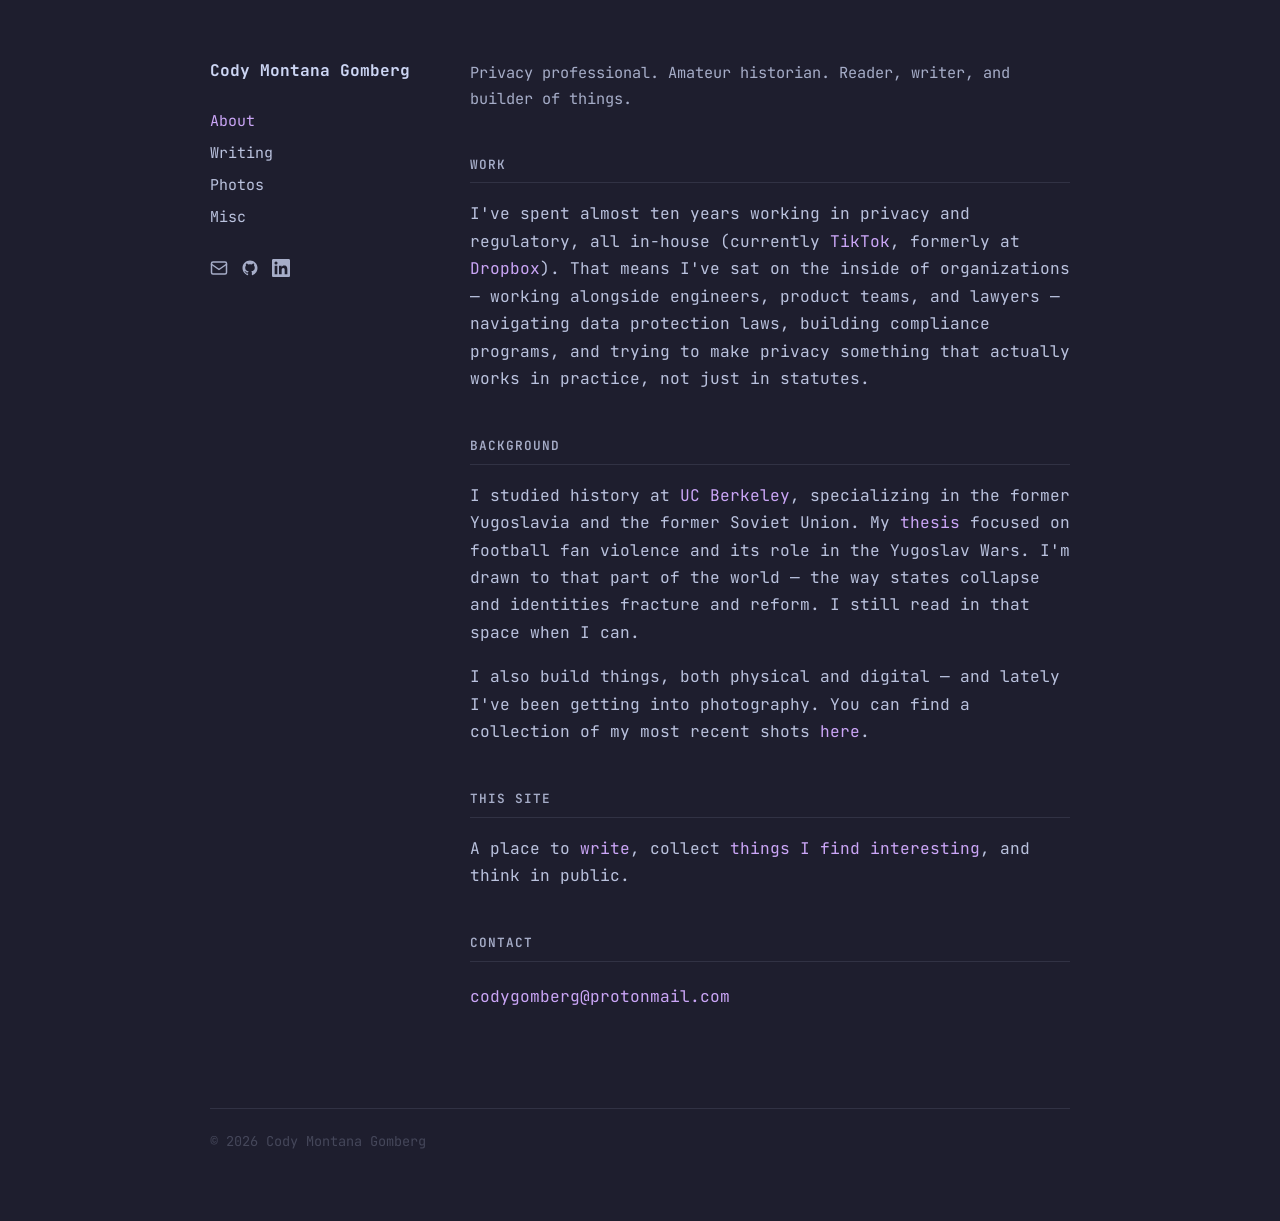
<file: index.html>
<!DOCTYPE html>
<html lang="en">
<head>
  <meta charset="UTF-8">
  <meta name="viewport" content="width=device-width, initial-scale=1.0">
  <title>Cody Montana Gomberg</title>
  <link rel="stylesheet" href="style.css">
</head>
<body>
  <div class="container">
    <aside class="sidebar">
      <div class="site-name"><a href="/">Cody Montana Gomberg</a></div>
      <nav>
        <a href="/" class="active">About</a>
        <a href="writing.html">Writing</a>
        <a href="photos.html">Photos</a>
        <a href="misc.html">Misc</a>
      </nav>
      <div class="social">
        <a href="mailto:codygomberg@protonmail.com" title="Email">
          <svg xmlns="http://www.w3.org/2000/svg" viewBox="0 0 24 24" width="18" height="18" fill="none" stroke="currentColor" stroke-width="2" stroke-linecap="round" stroke-linejoin="round"><rect x="2" y="4" width="20" height="16" rx="2"/><path d="m2 7 10 7 10-7"/></svg>
        </a>
        <a href="https://github.com/codygomberg" target="_blank" rel="noopener" title="GitHub">
          <svg xmlns="http://www.w3.org/2000/svg" viewBox="0 0 24 24" width="18" height="18" fill="currentColor"><path d="M12 2C6.477 2 2 6.484 2 12.017c0 4.425 2.865 8.18 6.839 9.504.5.092.682-.217.682-.483 0-.237-.008-.868-.013-1.703-2.782.605-3.369-1.343-3.369-1.343-.454-1.158-1.11-1.466-1.11-1.466-.908-.62.069-.608.069-.608 1.003.07 1.531 1.032 1.531 1.032.892 1.53 2.341 1.088 2.91.832.092-.647.35-1.088.636-1.338-2.22-.253-4.555-1.113-4.555-4.951 0-1.093.39-1.988 1.029-2.688-.103-.253-.446-1.272.098-2.65 0 0 .84-.27 2.75 1.026A9.564 9.564 0 0 1 12 6.844a9.59 9.59 0 0 1 2.504.337c1.909-1.296 2.747-1.027 2.747-1.027.546 1.379.202 2.398.1 2.651.64.7 1.028 1.595 1.028 2.688 0 3.848-2.339 4.695-4.566 4.943.359.309.678.92.678 1.855 0 1.338-.012 2.419-.012 2.747 0 .268.18.58.688.482A10.02 10.02 0 0 0 22 12.017C22 6.484 17.522 2 12 2z"/></svg>
        </a>
        <a href="https://www.linkedin.com/in/codygomberg/" target="_blank" rel="noopener" title="LinkedIn">
          <svg xmlns="http://www.w3.org/2000/svg" viewBox="0 0 24 24" width="18" height="18" fill="currentColor"><path d="M20.447 20.452h-3.554v-5.569c0-1.328-.027-3.037-1.852-3.037-1.853 0-2.136 1.445-2.136 2.939v5.667H9.351V9h3.414v1.561h.046c.477-.9 1.637-1.85 3.37-1.85 3.601 0 4.267 2.37 4.267 5.455v6.286zM5.337 7.433a2.062 2.062 0 0 1-2.063-2.065 2.064 2.064 0 1 1 2.063 2.065zm1.782 13.019H3.555V9h3.564v11.452zM22.225 0H1.771C.792 0 0 .774 0 1.729v20.542C0 23.227.792 24 1.771 24h20.451C23.2 24 24 23.227 24 22.271V1.729C24 .774 23.2 0 22.222 0h.003z"/></svg>
        </a>
      </div>
    </aside>

    <main>
      <div class="intro">
        <div class="tagline">Privacy professional. Amateur historian. Reader, writer, and builder of things.</div>
      </div>

      <div class="section">
        <h2>Work</h2>
        <p>
          I've spent almost ten years working in privacy and regulatory, all in-house (currently
          <a href="https://tiktok.com" target="_blank" rel="noopener">TikTok</a>, formerly at
          <a href="https://dropbox.com" target="_blank" rel="noopener">Dropbox</a>). That means I've
          sat on the inside of organizations — working alongside engineers, product teams, and lawyers —
          navigating data protection laws, building compliance programs, and trying to make privacy
          something that actually works in practice, not just in statutes.
        </p>
      </div>

      <div class="section">
        <h2>Background</h2>
        <p>
          I studied history at <a href="https://history.berkeley.edu/home" target="_blank" rel="noopener">UC Berkeley</a>,
          specializing in the former Yugoslavia and the former Soviet Union. My <a href="https://www.dropbox.com/scl/fi/u5jzst4j2j9zbs151ex8z/Cody_Gomberg_Final_Thesis.pdf?rlkey=hsz2q4lbrcjxsws92eyki8jn6&st=lco8twzc&dl=0" target="_blank" rel="noopener">thesis</a>
          focused on football fan violence and its role in the Yugoslav Wars. I'm drawn to that part of
          the world — the way states collapse and identities fracture and reform. I still read in that space when I can.
        </p>
        <p>
          I also build things, both physical and digital — and lately I've been getting into photography. You can find a collection of my most recent shots <a href="photos.html">here</a>.
        </p>
      </div>

      <div class="section">
        <h2>This Site</h2>
        <p>
          A place to <a href="writing.html">write</a>, collect <a href="misc.html">things I find interesting</a>, and think in public.
        </p>
      </div>

      <div class="section">
        <h2>Contact</h2>
        <ul class="plain">
          <li><a href="mailto:codygomberg@protonmail.com">codygomberg@protonmail.com</a></li>
        </ul>
      </div>
    </main>
    <footer class="footer">© 2026 Cody Montana Gomberg</footer>
  </div>
</body>
</html>
</file>
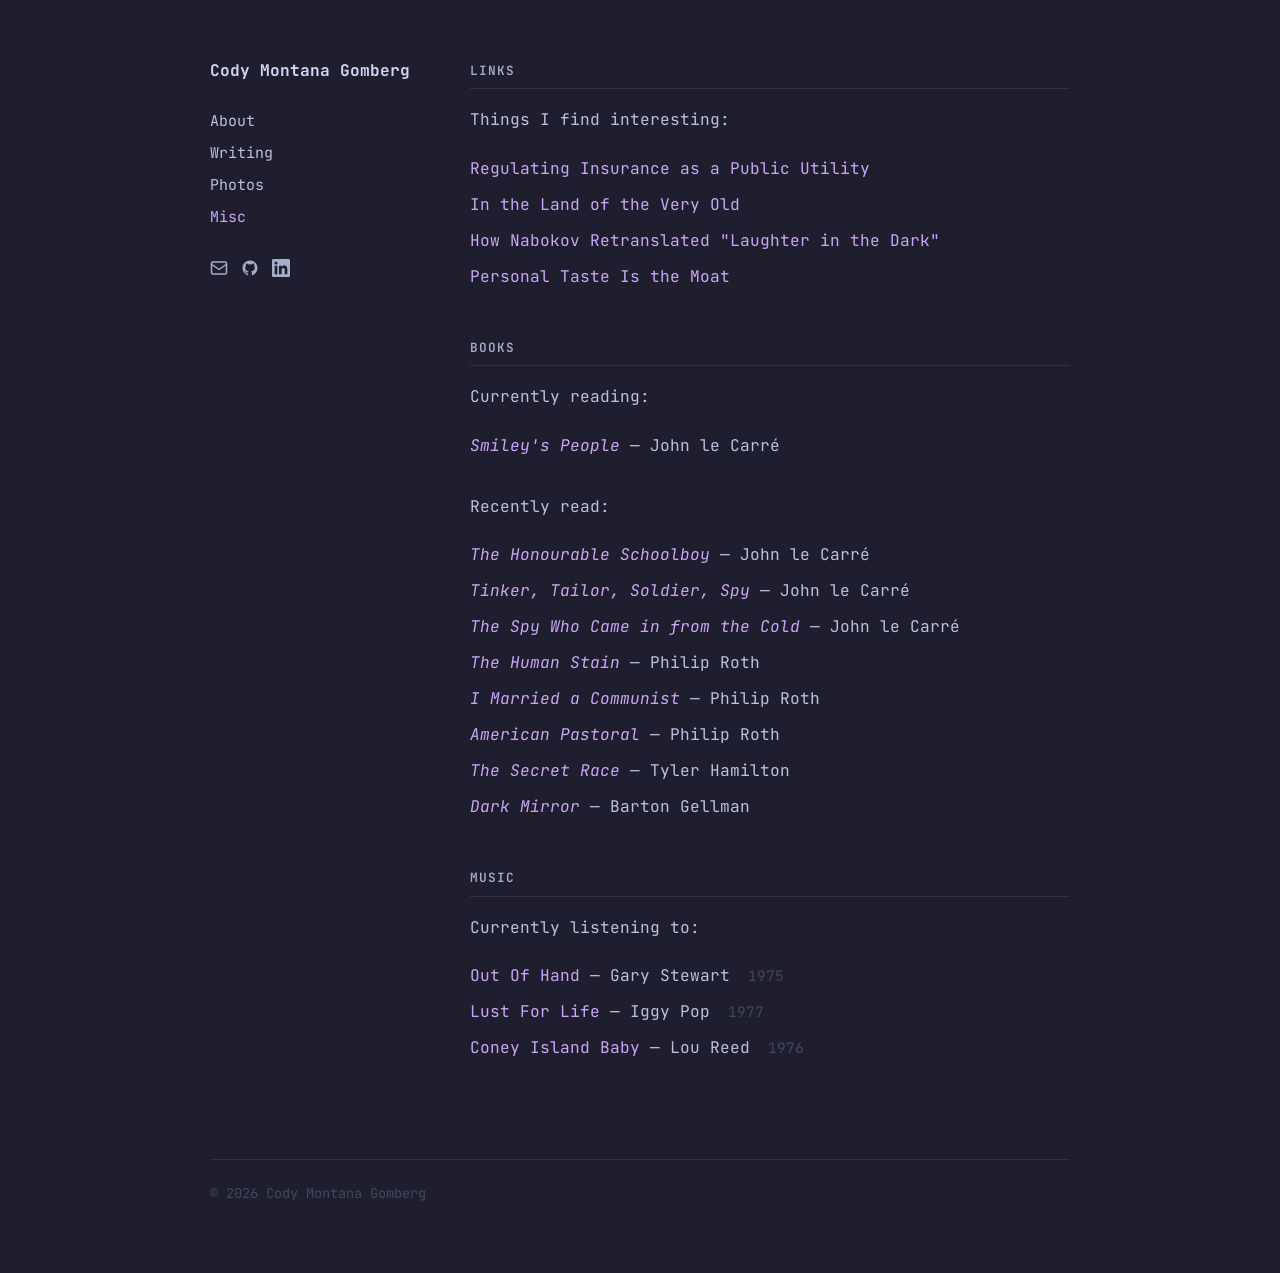
<file: misc.html>
<!DOCTYPE html>
<html lang="en">
<head>
  <meta charset="UTF-8">
  <meta name="viewport" content="width=device-width, initial-scale=1.0">
  <title>Misc — Cody Montana Gomberg</title>
  <link rel="stylesheet" href="style.css">
</head>
<body>
  <div class="container">
    <aside class="sidebar">
      <div class="site-name"><a href="/">Cody Montana Gomberg</a></div>
      <nav>
        <a href="/">About</a>
        <a href="writing.html">Writing</a>
        <a href="photos.html">Photos</a>
        <a href="misc.html" class="active">Misc</a>
      </nav>
      <div class="social">
        <a href="mailto:codygomberg@protonmail.com" title="Email">
          <svg xmlns="http://www.w3.org/2000/svg" viewBox="0 0 24 24" width="18" height="18" fill="none" stroke="currentColor" stroke-width="2" stroke-linecap="round" stroke-linejoin="round"><rect x="2" y="4" width="20" height="16" rx="2"/><path d="m2 7 10 7 10-7"/></svg>
        </a>
        <a href="https://github.com/codygomberg" target="_blank" rel="noopener" title="GitHub">
          <svg xmlns="http://www.w3.org/2000/svg" viewBox="0 0 24 24" width="18" height="18" fill="currentColor"><path d="M12 2C6.477 2 2 6.484 2 12.017c0 4.425 2.865 8.18 6.839 9.504.5.092.682-.217.682-.483 0-.237-.008-.868-.013-1.703-2.782.605-3.369-1.343-3.369-1.343-.454-1.158-1.11-1.466-1.11-1.466-.908-.62.069-.608.069-.608 1.003.07 1.531 1.032 1.531 1.032.892 1.53 2.341 1.088 2.91.832.092-.647.35-1.088.636-1.338-2.22-.253-4.555-1.113-4.555-4.951 0-1.093.39-1.988 1.029-2.688-.103-.253-.446-1.272.098-2.65 0 0 .84-.27 2.75 1.026A9.564 9.564 0 0 1 12 6.844a9.59 9.59 0 0 1 2.504.337c1.909-1.296 2.747-1.027 2.747-1.027.546 1.379.202 2.398.1 2.651.64.7 1.028 1.595 1.028 2.688 0 3.848-2.339 4.695-4.566 4.943.359.309.678.92.678 1.855 0 1.338-.012 2.419-.012 2.747 0 .268.18.58.688.482A10.02 10.02 0 0 0 22 12.017C22 6.484 17.522 2 12 2z"/></svg>
        </a>
        <a href="https://www.linkedin.com/in/codygomberg/" target="_blank" rel="noopener" title="LinkedIn">
          <svg xmlns="http://www.w3.org/2000/svg" viewBox="0 0 24 24" width="18" height="18" fill="currentColor"><path d="M20.447 20.452h-3.554v-5.569c0-1.328-.027-3.037-1.852-3.037-1.853 0-2.136 1.445-2.136 2.939v5.667H9.351V9h3.414v1.561h.046c.477-.9 1.637-1.85 3.37-1.85 3.601 0 4.267 2.37 4.267 5.455v6.286zM5.337 7.433a2.062 2.062 0 0 1-2.063-2.065 2.064 2.064 0 1 1 2.063 2.065zm1.782 13.019H3.555V9h3.564v11.452zM22.225 0H1.771C.792 0 0 .774 0 1.729v20.542C0 23.227.792 24 1.771 24h20.451C23.2 24 24 23.227 24 22.271V1.729C24 .774 23.2 0 22.222 0h.003z"/></svg>
        </a>
      </div>
    </aside>

    <main>
      <div class="section">
        <h2>Links</h2>
        <p>Things I find interesting:</p>
        <ul class="plain">
          <li><a href="https://www.propertyinsurancecoveragelaw.com/wp-content/uploads/2026/05/Regulating-Insurance-as-a-Public-Utility.pdf" target="_blank" rel="noopener">Regulating Insurance as a Public Utility</a></li>
          <li><a href="https://sundaylongread.com/2024/01/23/in-the-land-of-the-very-old/" target="_blank" rel="noopener">In the Land of the Very Old</a></li>
          <li><a href="https://www.newyorker.com/books/page-turner/nabokov-retranslated-laughter-dark" target="_blank" rel="noopener">How Nabokov Retranslated "Laughter in the Dark"</a></li>
          <li><a href="https://wangcong.org/2026-01-13-personal-taste-is-the-moat.html" target="_blank" rel="noopener">Personal Taste Is the Moat</a></li>
        </ul>
      </div>

      <div class="section">
        <h2>Books</h2>
        <p>Currently reading:</p>
        <ul class="plain">
          <li><a href="https://www.goodreads.com/book/show/18999.Smiley_s_People" target="_blank" rel="noopener"><em>Smiley's People</em></a> — John le Carré</li>
        </ul>
        <br>
        <p>Recently read:</p>
        <ul class="plain">
          <li><a href="https://www.goodreads.com/book/show/18990.The_Honourable_Schoolboy" target="_blank" rel="noopener"><em>The Honourable Schoolboy</em></a> — John le Carré</li>
          <li><a href="https://www.goodreads.com/book/show/10073506-tinker-tailor-soldier-spy" target="_blank" rel="noopener"><em>Tinker, Tailor, Soldier, Spy</em></a> — John le Carré</li>
          <li><a href="https://www.goodreads.com/book/show/19494.The_Spy_Who_Came_In_from_the_Cold" target="_blank" rel="noopener"><em>The Spy Who Came in from the Cold</em></a> — John le Carré</li>
          <li><a href="https://www.goodreads.com/book/show/11734.The_Human_Stain" target="_blank" rel="noopener"><em>The Human Stain</em></a> — Philip Roth</li>
          <li><a href="https://www.goodreads.com/book/show/11653.I_Married_a_Communist" target="_blank" rel="noopener"><em>I Married a Communist</em></a> — Philip Roth</li>
          <li><a href="https://www.goodreads.com/book/show/11650.American_Pastoral" target="_blank" rel="noopener"><em>American Pastoral</em></a> — Philip Roth</li>
          <li><a href="https://www.goodreads.com/book/show/15823426-the-secret-race" target="_blank" rel="noopener"><em>The Secret Race</em></a> — Tyler Hamilton</li>
          <li><a href="https://www.goodreads.com/book/show/27774751-dark-mirror" target="_blank" rel="noopener"><em>Dark Mirror</em></a> — Barton Gellman</li>
        </ul>
      </div>

      <div class="section">
        <h2>Music</h2>
        <p>Currently listening to:</p>
        <ul class="plain">
          <li><a href="https://open.spotify.com/album/4vslpYaKUd2FnMGkZcq7vK" target="_blank" rel="noopener">Out Of Hand</a> — Gary Stewart <span class="meta">1975</span></li>
          <li><a href="https://open.spotify.com/album/2jnV6ytZOmt71iEC5xHEYz" target="_blank" rel="noopener">Lust For Life</a> — Iggy Pop <span class="meta">1977</span></li>
          <li><a href="https://open.spotify.com/album/3Kawndiz86cIHkPsKtFiKx" target="_blank" rel="noopener">Coney Island Baby</a> — Lou Reed <span class="meta">1976</span></li>
        </ul>
      </div>
    </main>
    <footer class="footer">© 2026 Cody Montana Gomberg</footer>
  </div>
</body>
</html>
</file>
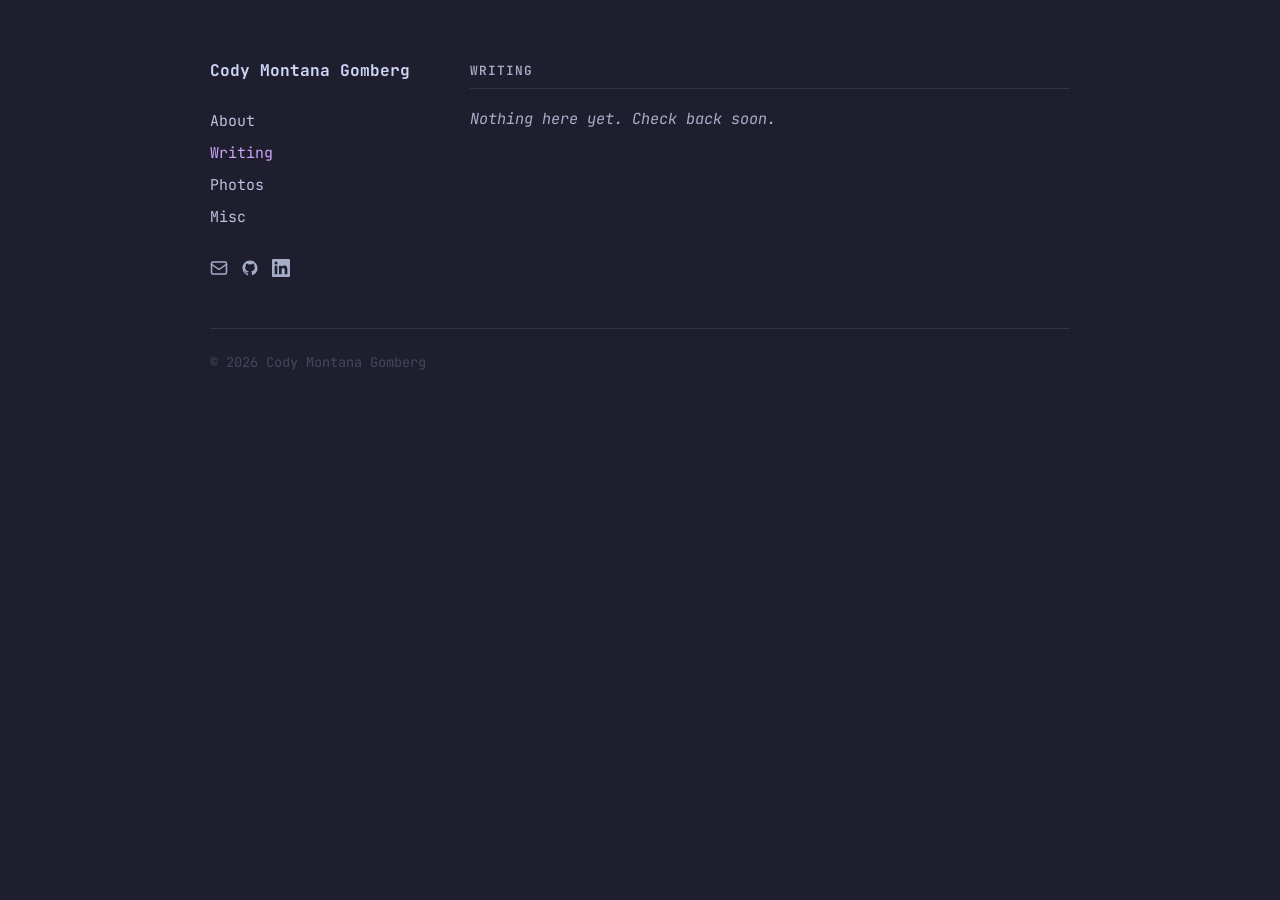
<file: writing.html>
<!DOCTYPE html>
<html lang="en">
<head>
  <meta charset="UTF-8">
  <meta name="viewport" content="width=device-width, initial-scale=1.0">
  <title>Writing — Cody Montana Gomberg</title>
  <link rel="stylesheet" href="style.css">
</head>
<body>
  <div class="container">
    <aside class="sidebar">
      <div class="site-name"><a href="/">Cody Montana Gomberg</a></div>
      <nav>
        <a href="/">About</a>
        <a href="writing.html" class="active">Writing</a>
        <a href="photos.html">Photos</a>
        <a href="misc.html">Misc</a>
      </nav>
      <div class="social">
        <a href="mailto:codygomberg@protonmail.com" title="Email">
          <svg xmlns="http://www.w3.org/2000/svg" viewBox="0 0 24 24" width="18" height="18" fill="none" stroke="currentColor" stroke-width="2" stroke-linecap="round" stroke-linejoin="round"><rect x="2" y="4" width="20" height="16" rx="2"/><path d="m2 7 10 7 10-7"/></svg>
        </a>
        <a href="https://github.com/codygomberg" target="_blank" rel="noopener" title="GitHub">
          <svg xmlns="http://www.w3.org/2000/svg" viewBox="0 0 24 24" width="18" height="18" fill="currentColor"><path d="M12 2C6.477 2 2 6.484 2 12.017c0 4.425 2.865 8.18 6.839 9.504.5.092.682-.217.682-.483 0-.237-.008-.868-.013-1.703-2.782.605-3.369-1.343-3.369-1.343-.454-1.158-1.11-1.466-1.11-1.466-.908-.62.069-.608.069-.608 1.003.07 1.531 1.032 1.531 1.032.892 1.53 2.341 1.088 2.91.832.092-.647.35-1.088.636-1.338-2.22-.253-4.555-1.113-4.555-4.951 0-1.093.39-1.988 1.029-2.688-.103-.253-.446-1.272.098-2.65 0 0 .84-.27 2.75 1.026A9.564 9.564 0 0 1 12 6.844a9.59 9.59 0 0 1 2.504.337c1.909-1.296 2.747-1.027 2.747-1.027.546 1.379.202 2.398.1 2.651.64.7 1.028 1.595 1.028 2.688 0 3.848-2.339 4.695-4.566 4.943.359.309.678.92.678 1.855 0 1.338-.012 2.419-.012 2.747 0 .268.18.58.688.482A10.02 10.02 0 0 0 22 12.017C22 6.484 17.522 2 12 2z"/></svg>
        </a>
        <a href="https://www.linkedin.com/in/codygomberg/" target="_blank" rel="noopener" title="LinkedIn">
          <svg xmlns="http://www.w3.org/2000/svg" viewBox="0 0 24 24" width="18" height="18" fill="currentColor"><path d="M20.447 20.452h-3.554v-5.569c0-1.328-.027-3.037-1.852-3.037-1.853 0-2.136 1.445-2.136 2.939v5.667H9.351V9h3.414v1.561h.046c.477-.9 1.637-1.85 3.37-1.85 3.601 0 4.267 2.37 4.267 5.455v6.286zM5.337 7.433a2.062 2.062 0 0 1-2.063-2.065 2.064 2.064 0 1 1 2.063 2.065zm1.782 13.019H3.555V9h3.564v11.452zM22.225 0H1.771C.792 0 0 .774 0 1.729v20.542C0 23.227.792 24 1.771 24h20.451C23.2 24 24 23.227 24 22.271V1.729C24 .774 23.2 0 22.222 0h.003z"/></svg>
        </a>
      </div>
    </aside>

    <main>
      <div class="section">
        <h2>Writing</h2>
        <p class="empty-state">Nothing here yet. Check back soon.</p>

        <!-- When you have posts, replace the empty-state paragraph above with a list like this:
        <ul class="writing-list">
          <li>
            <a class="title" href="posts/your-post.html">Your Post Title</a>
            <span class="date">May 2026</span>
          </li>
        </ul>
        -->
      </div>
    </main>
    <footer class="footer">© 2026 Cody Montana Gomberg</footer>
  </div>
</body>
</html>
</file>
<file: style.css>
@import url('https://fonts.googleapis.com/css2?family=JetBrains+Mono:ital,wght@0,400;0,600;0,700;1,400&display=swap');

/* Catppuccin Mocha */
:root {
  --base:     #1e1e2e;
  --mantle:   #181825;
  --crust:    #11111b;
  --text:     #cdd6f4;
  --subtext0: #a6adc8;
  --subtext1: #bac2de;
  --surface0: #313244;
  --surface1: #45475a;
  --blue:     #89b4fa;
  --mauve:    #cba6f7;
  --lavender: #b4befe;
}

*, *::before, *::after {
  box-sizing: border-box;
  margin: 0;
  padding: 0;
}

html {
  font-size: 17px;
}

body {
  background-color: var(--base);
  color: var(--text);
  font-family: "JetBrains Mono", monospace;
  line-height: 1.7;
  padding: 0 1.5rem;
}

/* Two-column layout */
.container {
  max-width: 860px;
  margin: 0 auto;
  padding: 3.5rem 0 4rem;
  display: grid;
  grid-template-columns: 200px 1fr;
  gap: 0 3.5rem;
  align-items: start;
}

/* Sidebar */
.sidebar {
  position: sticky;
  top: 3.5rem;
}

.sidebar .site-name {
  font-size: 0.95rem;
  font-weight: 700;
  margin-bottom: 1.5rem;
  line-height: 1.4;
}

.sidebar .site-name a {
  color: var(--text);
  text-decoration: none;
}

.sidebar .site-name a:hover {
  color: var(--mauve);
  text-decoration: none;
}

nav {
  display: flex;
  flex-direction: column;
  gap: 0.4rem;
}

nav a {
  color: var(--subtext1);
  text-decoration: none;
  font-size: 0.88rem;
}

nav a:hover {
  color: var(--mauve);
  text-decoration: none;
}

nav a.active {
  color: var(--mauve);
}

/* Links (general) */
a {
  color: var(--mauve);
  text-decoration: none;
}

a:hover {
  text-decoration: underline;
  color: var(--lavender);
}

/* Main content */
main p {
  color: var(--subtext1);
  margin-bottom: 1rem;
  font-size: 0.95rem;
}

main p:last-child {
  margin-bottom: 0;
}

/* Home intro */
.intro {
  margin-bottom: 2.5rem;
}

.intro .tagline {
  color: var(--subtext0);
  font-size: 0.9rem;
  margin-bottom: 1.25rem;
}

.intro .bio {
  color: var(--subtext1);
  font-size: 0.95rem;
}

/* Section blocks */
.section {
  margin-bottom: 2.5rem;
}

.section h2 {
  font-size: 0.75rem;
  font-weight: 600;
  color: var(--subtext0);
  text-transform: uppercase;
  letter-spacing: 0.08em;
  margin-bottom: 1rem;
  padding-bottom: 0.4rem;
  border-bottom: 1px solid var(--surface0);
}

/* List styles */
ul.plain {
  list-style: none;
  padding: 0;
}

ul.plain li {
  color: var(--subtext1);
  padding: 0.25rem 0;
  font-size: 0.95rem;
}

ul.plain li a {
  color: var(--mauve);
}

ul.plain li span.meta {
  color: var(--surface1);
  font-size: 0.85rem;
  margin-left: 0.5rem;
}

/* Writing list */
.writing-list {
  list-style: none;
  padding: 0;
}

.writing-list li {
  display: flex;
  justify-content: space-between;
  align-items: baseline;
  padding: 0.5rem 0;
  border-bottom: 1px solid var(--surface0);
  gap: 1rem;
}

.writing-list li:last-child {
  border-bottom: none;
}

.writing-list .title {
  color: var(--text);
  font-size: 0.95rem;
}

.writing-list .date {
  color: var(--subtext0);
  font-size: 0.85rem;
  white-space: nowrap;
  flex-shrink: 0;
}

.empty-state {
  color: var(--subtext0);
  font-size: 0.9rem;
  font-style: italic;
}

/* Photo grid (masonry via CSS columns) */
.photo-grid {
  columns: 2;
  column-gap: 1rem;
}

.photo-item {
  break-inside: avoid;
  margin-bottom: 1rem;
}

.photo-item img {
  width: 100%;
  display: block;
  image-orientation: from-image;
}

.photo-section {
  margin-bottom: 2.5rem;
}

.photo-section-title {
  font-size: 0.75rem;
  font-weight: 600;
  color: var(--subtext0);
  text-transform: uppercase;
  letter-spacing: 0.08em;
  margin-bottom: 1rem;
  padding-bottom: 0.4rem;
  border-bottom: 1px solid var(--surface0);
}

.photo-item {
  cursor: pointer;
}

.photo-item img:hover {
  opacity: 0.85;
  transition: opacity 0.15s ease;
}

@media (max-width: 480px) {
  .photo-grid {
    columns: 1;
  }
}

/* Lightbox */
#lightbox {
  display: none;
  position: fixed;
  inset: 0;
  background: rgba(17, 17, 27, 0.95);
  z-index: 100;
  align-items: center;
  justify-content: center;
}

#lightbox.active {
  display: flex;
}

#lb-content {
  max-width: 90vw;
  max-height: 90vh;
  display: flex;
  flex-direction: column;
  align-items: center;
}

#lb-img {
  max-width: 100%;
  max-height: 80vh;
  object-fit: contain;
  image-orientation: from-image;
}

#lb-caption {
  display: flex;
  gap: 1.5rem;
  margin-top: 0.75rem;
  font-size: 0.85rem;
}

#lb-location {
  color: var(--subtext1);
}

#lb-date {
  color: var(--subtext0);
}

#lb-close,
#lb-prev,
#lb-next {
  position: fixed;
  background: none;
  border: none;
  color: var(--subtext0);
  cursor: pointer;
  font-size: 1.25rem;
  padding: 0.5rem;
  line-height: 1;
}

#lb-close:hover,
#lb-prev:hover,
#lb-next:hover {
  color: var(--text);
}

#lb-close { top: 1.25rem; right: 1.5rem; }
#lb-prev  { left: 1.5rem; top: 50%; transform: translateY(-50%); font-size: 1.75rem; }
#lb-next  { right: 1.5rem; top: 50%; transform: translateY(-50%); font-size: 1.75rem; }

/* Social bar */
.social {
  margin-top: 1.75rem;
  display: flex;
  gap: 0.75rem;
  align-items: center;
}

.social a {
  color: var(--subtext0);
  display: flex;
  align-items: center;
  text-decoration: none;
}

.social a:hover {
  color: var(--mauve);
  text-decoration: none;
}

/* Footer */
.footer {
  grid-column: 1 / -1;
  margin-top: 3rem;
  padding-top: 1.25rem;
  border-top: 1px solid var(--surface0);
  color: var(--surface1);
  font-size: 0.8rem;
}

/* Mobile */
@media (max-width: 620px) {
  .container {
    grid-template-columns: 1fr;
    gap: 2rem 0;
    padding: 2rem 0 3rem;
  }

  .sidebar {
    position: static;
  }

  .sidebar .site-name {
    margin-bottom: 0.75rem;
  }

  nav {
    flex-direction: row;
    flex-wrap: wrap;
    gap: 0.5rem 1rem;
  }
}
</file>
